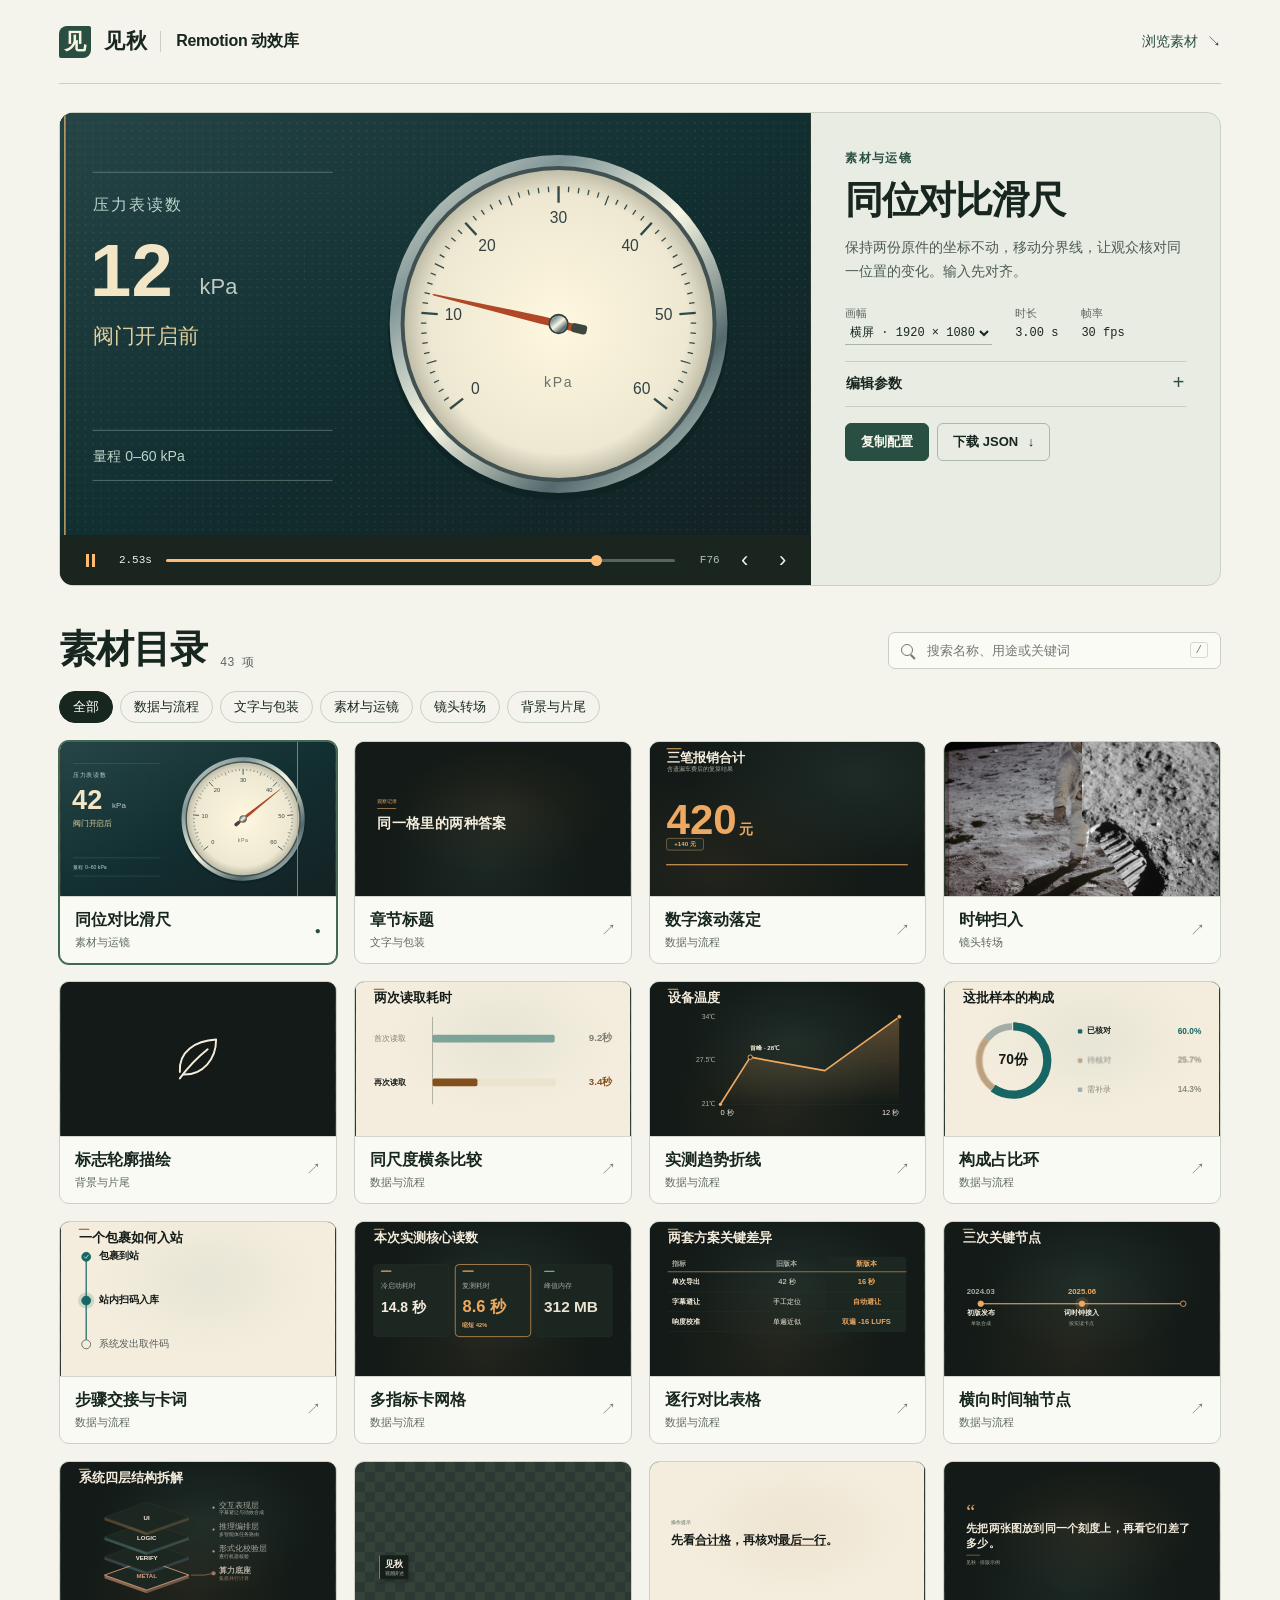
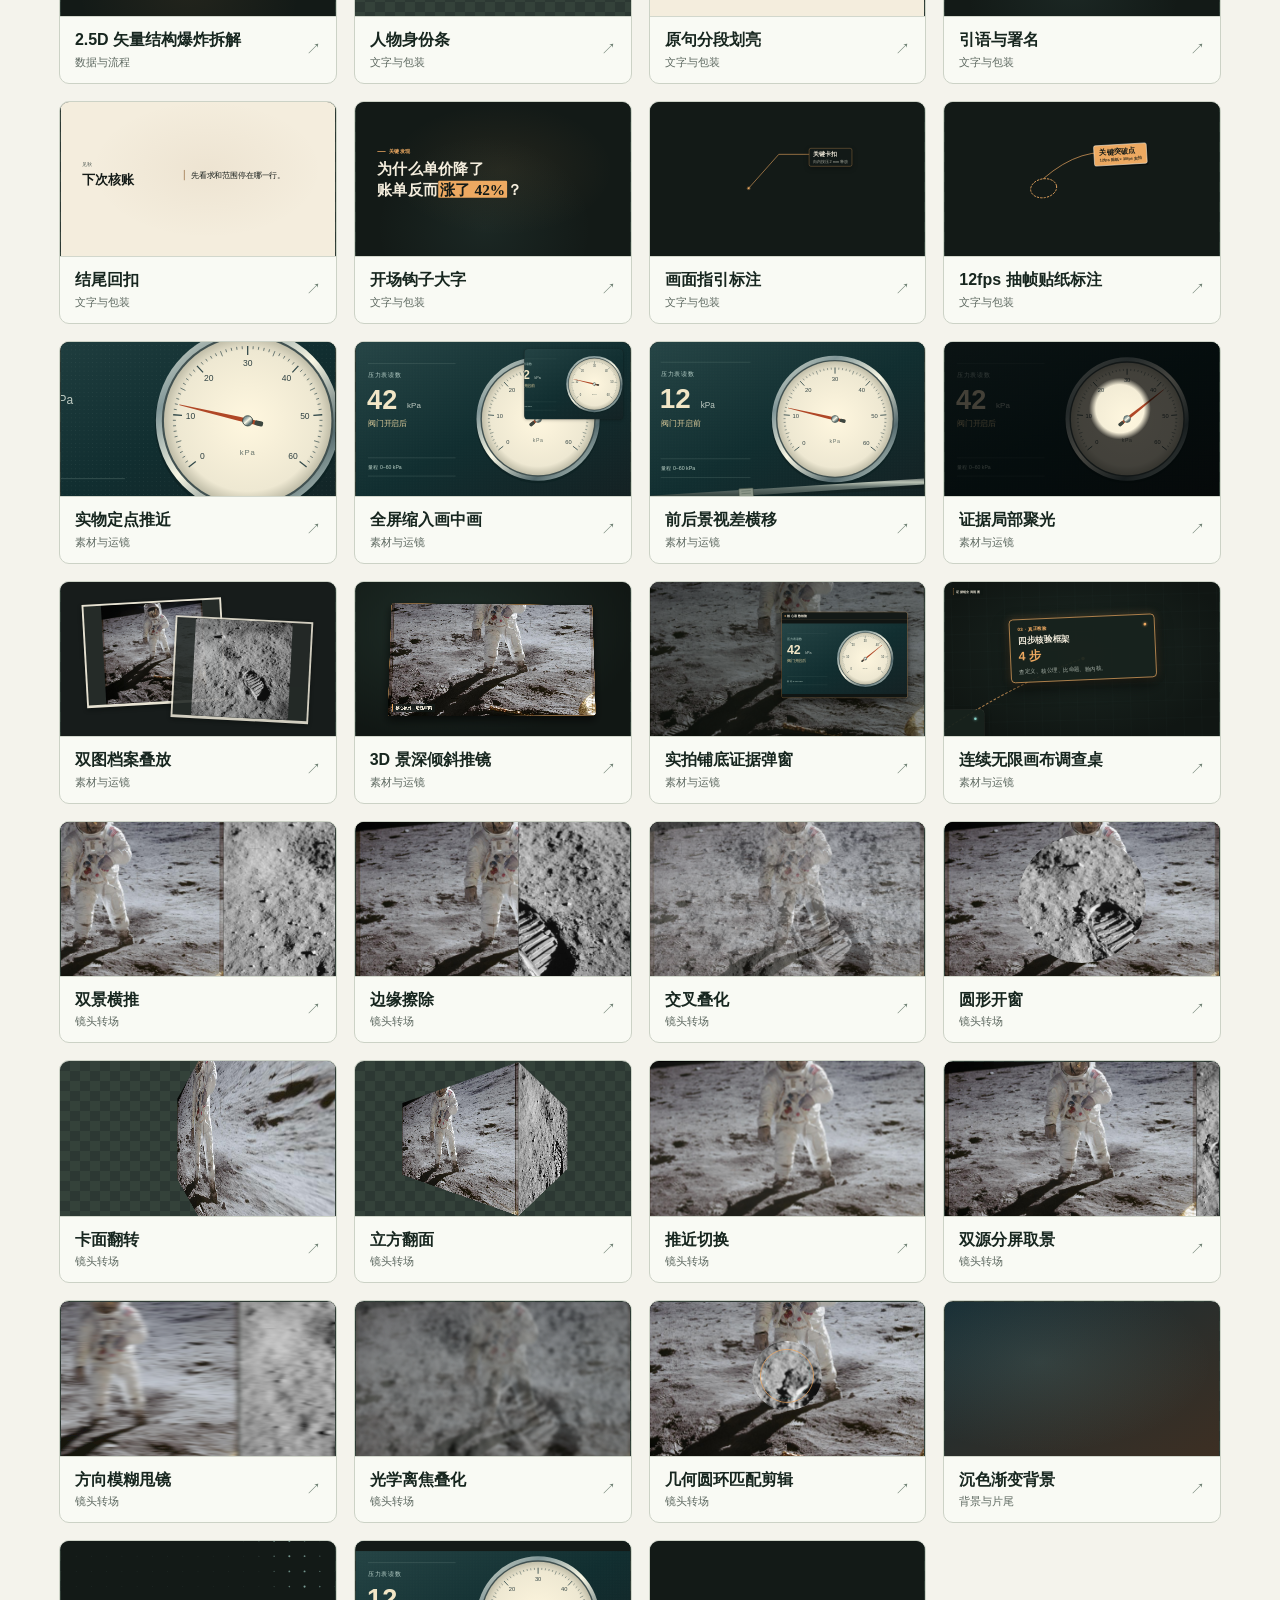
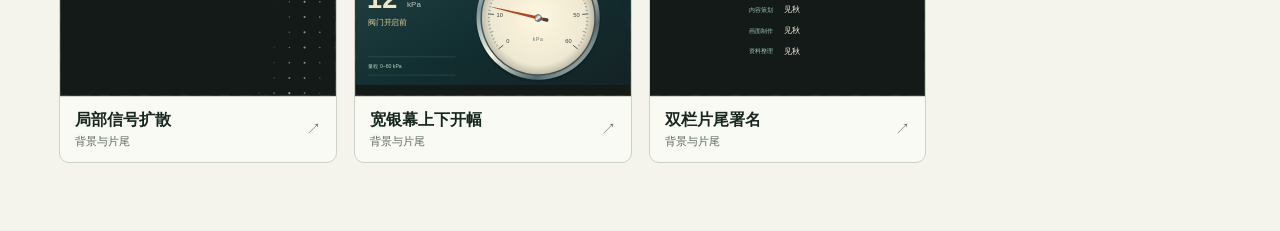
<file: assets/remotion-library/index.html>
<!doctype html>
<html lang="zh-CN">
  <head>
    <meta charset="utf-8">
    <meta name="viewport" content="width=device-width, initial-scale=1">
    <meta name="color-scheme" content="light">
    <title>见秋 · Remotion 动效库</title>
    <link rel="stylesheet" href="gallery.css">
    <link rel="license" href="gallery.licenses.txt">
    <script defer src="gallery.min.js"></script>
  </head>
  <body>
    <div id="root"></div>
    <noscript>请启用 JavaScript 以预览和编辑本地动效。</noscript>
  </body>
</html>
</file>
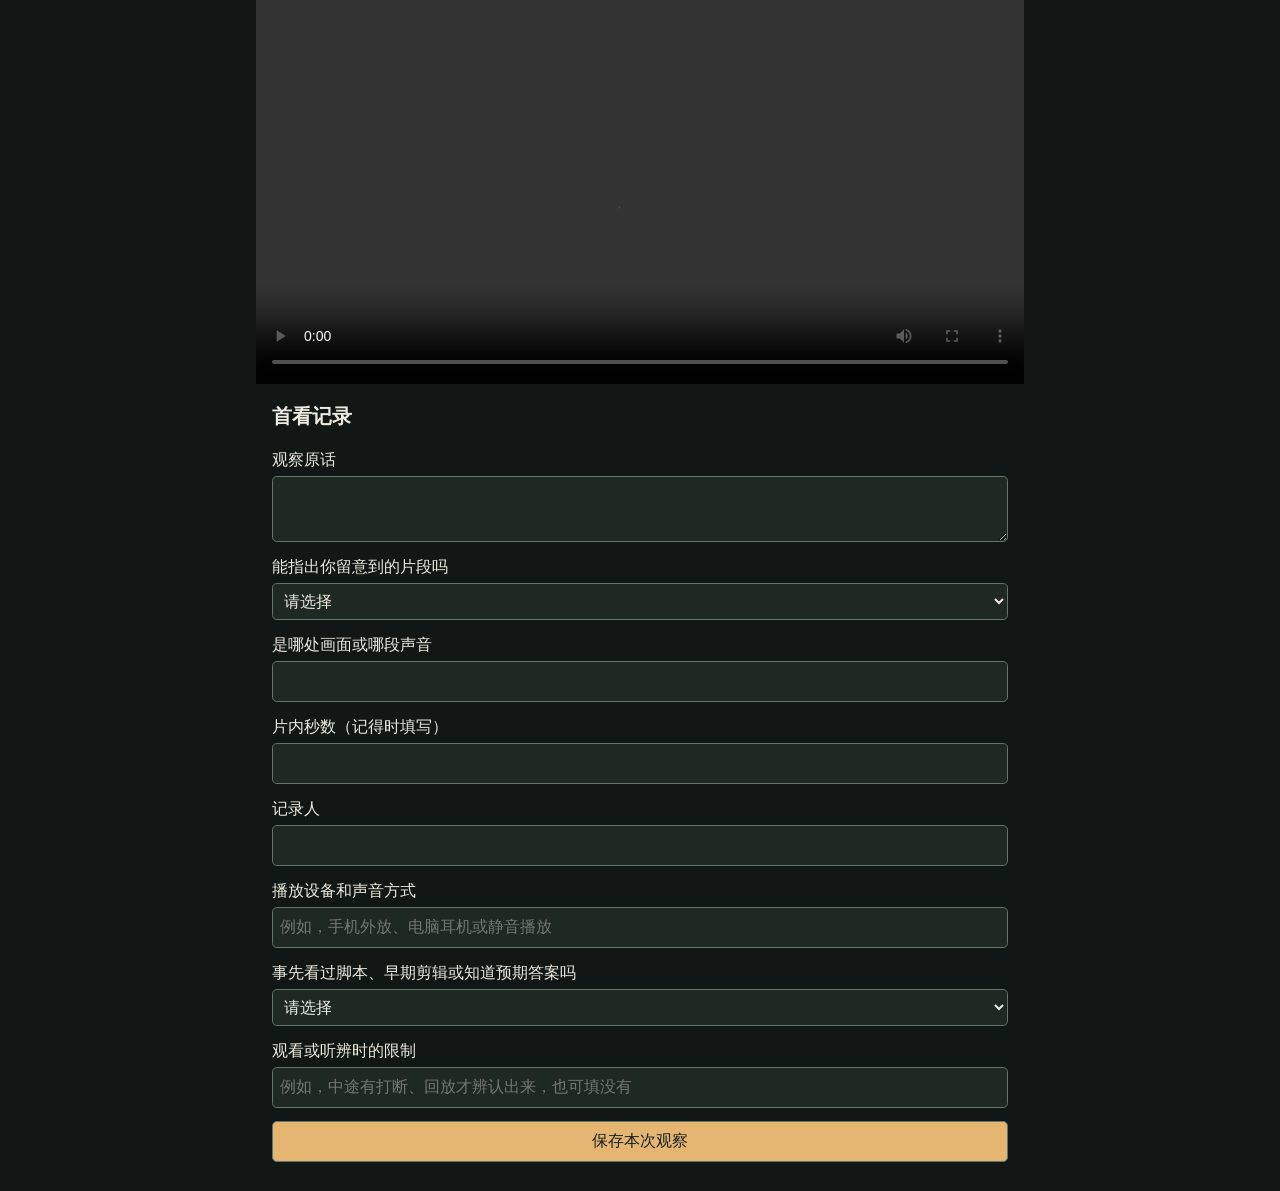
<file: scripts/first-view-device.html>
<!doctype html>
<html lang="zh-CN">
<meta charset="utf-8">
<meta name="viewport" content="width=device-width,initial-scale=1">
<title>首看记录</title>
<style>
  :root { color-scheme: dark; font: 16px/1.55 "PingFang SC", system-ui, sans-serif; background: #101714; color: #eeeae0; }
  body { margin: 0 auto; max-width: 48rem; }
  video { display: block; width: 100%; max-height: 75svh; background: #000; }
  section { margin: 1rem; } h1 { font-size: 1.25rem; }
  form { display: grid; gap: .8rem; }
  label { display: grid; gap: .2rem; }
  textarea, input, select, button { font: inherit; color: inherit; background: #1e2924; border: 1px solid #64756a; border-radius: .3rem; padding: .45rem; min-width: 0; }
  button { background: #e5b572; color: #17201b; cursor: pointer; }
  #save { margin-top: 1rem; } #save textarea { width: 95%; }
</style>
<video id="film" playsinline controls preload="metadata" src="data:video/mp4;base64,<!--FILM-->"></video>
<section>
  <h1>首看记录</h1><p><!--QUESTION--></p>
  <form id="response">
    <label>观察原话<textarea id="observation" required rows="2"></textarea></label>
    <!--STORY-FIELDS-->
    <label>能指出你留意到的片段吗<select id="status" required><option value="">请选择</option><option value="located">能指出</option><option value="uncertain">拿不准</option><option value="missed">没有留意到</option></select></label>
    <label>是哪处画面或哪段声音<input id="location"></label>
    <label>片内秒数（记得时填写）<input id="at" type="number" min="0" step="any"></label>
    <label>记录人<input id="reviewer" required></label>
    <label>播放设备和声音方式<input id="setup" required placeholder="例如，手机外放、电脑耳机或静音播放"></label>
    <label>事先看过脚本、早期剪辑或知道预期答案吗<select id="prior" required><option value="">请选择</option><option value="no">没有</option><option value="yes">是</option></select></label>
    <label>观看或听辨时的限制<input id="limits" required placeholder="例如，中途有打断、回放才辨认出来，也可填没有"></label>
    <button>保存本次观察</button><output id="hint" aria-live="polite"></output>
  </form>
  <div id="save" hidden><p><a id="download" download="first-view.json">下载观察记录</a>，也可以复制下方全文。</p><textarea id="json" rows="4" readonly></textarea></div>
</section>
<script>
  const byId = id => document.getElementById(id);
  const film = byId('film');
  byId('status').addEventListener('change', () => { byId('location').required = byId('status').value === 'located'; });
  byId('at').addEventListener('input', () => byId('at').setCustomValidity(''));
  let lastURL;
  byId('response').addEventListener('submit', event => {
    event.preventDefault();
    const at = byId('at').valueAsNumber;
    if (Number.isFinite(at) && !(at >= 0 && at < film.duration)) {
      byId('at').setCustomValidity('请填写片内秒数');
      byId('at').reportValidity();
      return;
    }
    const ranges = Array.from({length:film.played.length}, (_, i) => [film.played.start(i), film.played.end(i)]);
    if (!ranges.some(([start,end]) => end > start)) {
      byId('hint').textContent = '请先播放视频，再保存观看记录。';
      return;
    }
    byId('hint').textContent = '';
    const record = {files:{film:'<!--DIGEST-->'}, task_sha256:'<!--TASK-->', reviewer:byId('reviewer').value.trim(),
      method:'离线首看页，观看者填写的设备与声音方式：' + byId('setup').value.trim(),
      unbriefed:byId('prior').value === 'no', status:byId('status').value,
      observation:byId('observation').value.trim(), location:byId('location').value.trim(),
      limits:byId('limits').value.trim(), played_seconds:ranges};
    if (byId('playback')) {
      for (const key of ['main_point', 'viewer_value', 'attention', 'playback']) record[key] = byId(key).value.trim();
    }
    if (Number.isFinite(at)) record.at_seconds = at;
    const content = JSON.stringify(record, null, 2);
    if (lastURL) URL.revokeObjectURL(lastURL);
    lastURL = URL.createObjectURL(new Blob([content], {type:'application/json'}));
    byId('download').href = lastURL;
    byId('json').value = content;
    byId('save').hidden = false;
    byId('download').click();
  });
</script>
</html>
</file>
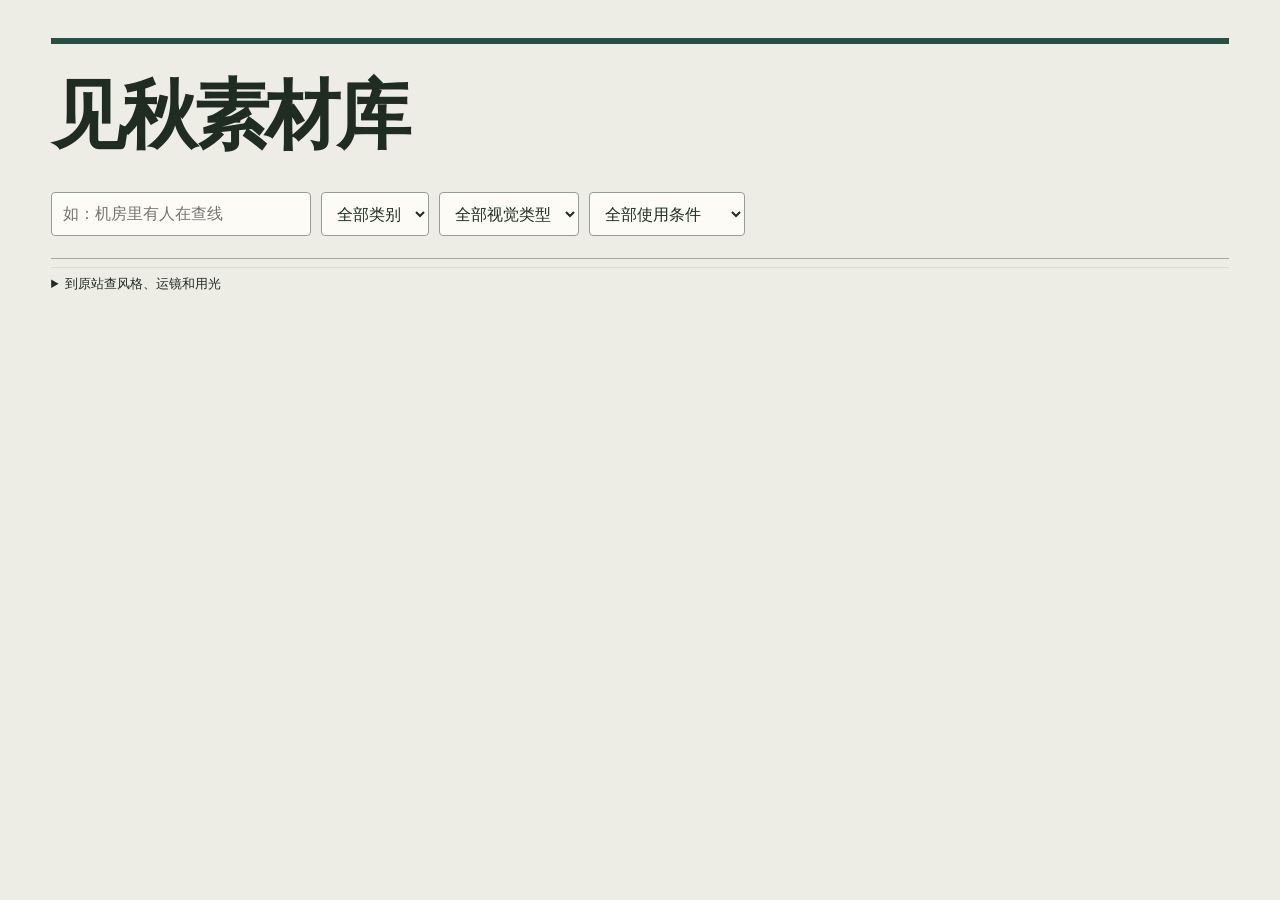
<file: scripts/library-index.html>
<!doctype html><html lang="zh-CN"><meta charset="utf-8"><meta name="viewport" content="width=device-width,initial-scale=1"><title>见秋素材库</title><style>
*{box-sizing:border-box}body{margin:0;background:#eeede5;color:#202c22;font:16px/1.6 system-ui,sans-serif}main{max-width:1330px;margin:auto;padding:38px 4vw 70px}h1,h2,h3{margin:0;font-family:Georgia,"Songti SC",serif}h1{font-size:clamp(2.4rem,6vw,4.7rem);letter-spacing:-.05em}header{border-top:6px solid #275044;padding-top:12px}nav{display:flex;flex-wrap:wrap;gap:10px;padding:16px 0 22px;border-bottom:1px solid #a1ab98}input[type=search],select{font:inherit;color:inherit;background:#fcfbf6;border:1px solid #929f92;border-radius:4px;padding:8px 11px}input[type=search]{min-width:min(100%,260px)}section{padding-top:26px}h2{font-size:1.35em}h2 small,small{font:13px/1.5 system-ui;color:#4f6056}h2 small{margin-left:8px}.grid{display:grid;grid-template-columns:repeat(auto-fill,minmax(min(260px,100%),1fr));gap:22px;margin:12px 0}.grid article{border-top:2px solid #355947;background:#faf9f4;padding:12px}img,video{object-fit:contain;width:100%;height:145px;background:#16211c}audio{width:100%;height:50px;margin:36px 0}h3{font-size:1.15em;margin-top:7px}p{font-size:14px;margin:.5em 0}details{border-top:1px solid #d9dcd2;margin-top:8px;padding-top:6px;font-size:13px}summary{cursor:pointer}a{color:#285a4a}code{overflow-wrap:anywhere}.empty{color:#667565}body [hidden]{display:none}
button,textarea{font:inherit}button{background:#275044;color:#fff;border:0;border-radius:4px;padding:6px 12px;cursor:pointer}
.sample-controls{display:flex;justify-content:space-between;align-items:center;flex-wrap:wrap;gap:6px;font-size:13px}
.sample-controls select{max-width:100%;padding:3px 7px}.loop-toggle{accent-color:#275044}
.prompt textarea{display:block;width:100%;min-height:6em;resize:vertical;padding:8px;margin:.65em 0;border:1px solid #929f92;background:#fcfbf6;color:inherit}
.copy-status,.visual-terms{color:#365548;font-size:13px}
.grid article,.mix-part{min-width:0;overflow-wrap:anywhere}
article:target{outline:2px solid #275044;outline-offset:3px;scroll-margin-top:20px}.reviews ul{padding-left:18px}
.mix-select{display:block;font-size:14px;margin-top:8px}.mix-choice{accent-color:#275044}
#mix{border:1px solid #929f92;padding:16px;margin:14px 0;background:#faf9f4}#mix h2{margin:0}
#mix-cards{display:grid;grid-template-columns:repeat(auto-fit,minmax(min(100%,240px),1fr));gap:12px}
.mix-part{min-width:0}.mix-part label{display:grid;font-size:14px;gap:3px;margin-top:6px}
.mix-part input{font:inherit;padding:5px 8px;min-width:0}.mix-part button{font-size:13px;padding:3px 9px;margin-left:6px}
@media (max-width:600px){nav select{max-width:100%}.sample-view video{height:auto;min-height:110px}}
</style>
<main><header><h1>见秋素材库</h1></header>
<nav aria-label="素材筛选">
  <input id="q" type="search" aria-label="搜索用途或动作" placeholder="如：机房里有人在查线">
  <select id="category" aria-label="素材类别"><option value="">全部类别</option><!-- OPTIONS --></select>
  <select id="visual" aria-label="视觉卡类型"><option value="">全部视觉类型</option><!-- VISUAL OPTIONS --></select>
  <select id="scope" aria-label="使用条件"><option value="">全部使用条件</option><option value="production">可用于制作</option><option value="editorial">限相关报道使用</option><option value="reference">仅供研习</option></select>
</nav>
<details id="online-atlases"><summary>到原站查风格、运镜和用光</summary>
<p><a href="https://atlas.letz.ai/" target="_blank" rel="noopener noreferrer">LetzAI · 视觉效果图鉴</a>　看图辨认材质、光学和印相效果，查原理与图片署名。</p>
<p><a href="https://showheyohtaki.github.io/motion-prompt/" target="_blank" rel="noopener noreferrer">大滝昇平 · Motion Prompt</a>　看运动示范，查镜头、灯光及物理动效的专业说法。</p>
<p><a href="https://lemomo-ai.github.io/lemo-opuscar/zh/" target="_blank" rel="noopener noreferrer">Lemomo · Lemo Opuscar</a>　用钢笔淡彩、皮影或浮世绘的成片与风格说明，比对线条、材质和画面运动。</p>
</details>
<aside id="mix" hidden aria-label="混搭草案"><h2>混搭草案</h2>
<p id="mix-count" role="status"></p><div id="mix-cards"></div>
<div id="mix-prompt" class="prompt" hidden><label>组合提示词<textarea readonly></textarea></label>
<button class="copy" type="button">复制组合提示词</button> <span class="copy-status" role="status"></span></div></aside>
<template id="mix-part"><div class="mix-part">
<p><a class="card-link"></a><button type="button">移除</button></p>
<div class="mix-preview"></div><label>从这张卡取用<input type="text"></label>
</div></template>
<p id="result" role="status"></p><section id="search-results" hidden><div class="grid"></div></section><!-- CONTENT -->
</main>
<script type="application/json" id="search-rules"><!-- SEARCH RULES --></script>
<script><!-- SEARCH ENGINE --></script>
<script>
const query = document.querySelector('#q');
const category = document.querySelector('#category');
const scope = document.querySelector('#scope');
const visual = document.querySelector('#visual');
const result = document.querySelector('#result');
const mix = document.querySelector('#mix');
const mixCards = document.querySelector('#mix-cards');
const mixPrompt = document.querySelector('#mix-prompt');
const selectedCards = new Map();
const typeLabel = {motion: '动效', style: '风格', light: '用光'};
const scopeLabel = {production: '可用于制作', editorial: '限相关报道使用', reference: '仅供研习'};

const searchEngine = createLibrarySearch(JSON.parse(document.querySelector('#search-rules').textContent));
const groups = [...document.querySelectorAll('section[data-category]')];
const searchResults = document.querySelector('#search-results');
const searchGrid = searchResults.querySelector('.grid');
const cards = groups.flatMap(group => [...group.querySelectorAll('article')]);
const homes = new Map(cards.map(card => [card, card.parentElement]));
const records = new Map(cards.map(card => [card.id, {
  id: card.id, title: card.dataset.title, keywords: card.dataset.keywords,
  use: card.dataset.use, text: card.dataset.terms + ' ' +
    [...card.querySelectorAll('.reviews')].map(panel => panel.textContent).join(' ')
}]));

function filter() {
  const words = query.value.trim().split(/\s+/).filter(Boolean);
  const eligible = cards.filter(card =>
    (!category.value || category.value === homes.get(card).parentElement.dataset.category) &&
    (!scope.value || scope.value === card.dataset.scope) &&
    (!visual.value || visual.value === card.dataset.visual));
  const ranked = searchEngine.rank(eligible.map(card => records.get(card.id)), words);
  const visible = new Set(ranked.ids);
  for (const card of cards) {
    const show = visible.has(card.id);
    if (!show && !card.hidden) {
      for (const media of card.querySelectorAll('video,audio')) media.pause();
    }
    card.hidden = !show;
    if (!words.length) homes.get(card).append(card);
  }
  if (words.length) {
    for (const id of ranked.ids) searchGrid.append(document.getElementById(id));
  }
  searchResults.hidden = !words.length || !ranked.ids.length;
  for (const group of groups) {
    const categoryMatches = !category.value || category.value === group.dataset.category;
    const hasResults = [...group.querySelectorAll('article')].some(card => !card.hidden);
    group.hidden = !!words.length || !categoryMatches ||
      (!hasResults && !!(scope.value || visual.value));
  }
  result.textContent = ranked.ids.length ?
    (ranked.mode === 'related' ? '按主体和动作找到 ' : '当前 ') + ranked.ids.length + ' 条' :
    '没有符合条件的素材';
}

async function copyPrompt(button) {
  const prompt = button.closest('.prompt').querySelector('textarea');
  const status = button.parentElement.querySelector('.copy-status');
  try {
    await navigator.clipboard.writeText(prompt.value);
  } catch {
    prompt.focus();
    prompt.select();
    prompt.setSelectionRange(0, prompt.value.length);
    let copied = false;
    try { copied = document.execCommand('copy'); } catch {}
    if (!copied) {
      status.textContent = '已选中提示词，请用系统复制。';
      return;
    }
  }
  status.textContent = '已复制提示词';
}

function updateMix() {
  const count = selectedCards.size;
  mix.hidden = !count;
  mixPrompt.hidden = count !== 2;
  document.querySelector('#mix-count').textContent = count === 1 ? '再选择一张视觉卡。' : '可分别调整两张卡的用途。';
  for (const choice of document.querySelectorAll('.mix-choice')) {
    choice.disabled = count === 2 && !choice.checked;
    choice.closest('article').querySelector('.mix-jump').hidden = !choice.checked;
  }
  if (count !== 2) return;
  const lines = ['组合草案。用同一主体和画幅重做这两个设计维度。'];
  for (const [card, part] of selectedCards) {
    const role = part.querySelector('input').value.trim() || typeLabel[card.dataset.visual];
    const title = card.querySelector('h3').textContent;
    lines.push(title + '（' + scopeLabel[card.dataset.scope] + '）取用「' + role + '」。',
               card.querySelector('.prompt textarea').value);
  }
  lines.push('只沿用指定的设计维度。用自有或获准的内容试作，参考卡的原片限于研习。');
  mixPrompt.querySelector('textarea').value = lines.join('\n\n');
  mixPrompt.querySelector('.copy-status').textContent = '';
}

function selectForMix(choice) {
  const card = choice.closest('article');
  if (!choice.checked) {
    const part = selectedCards.get(card);
    if (part) part.remove();
    selectedCards.delete(card);
    updateMix();
    return;
  }
  if (selectedCards.size >= 2) {
    choice.checked = false;
    return;
  }
  const part = document.querySelector('#mix-part').content.firstElementChild.cloneNode(true);
  const link = part.querySelector('.card-link');
  link.href = '#' + card.id;
  link.textContent = card.querySelector('h3').textContent + '（' + scopeLabel[card.dataset.scope] + '）';
  const source = card.querySelector('.sample-view:not([hidden])').firstElementChild;
  part.querySelector('.mix-preview').append(source.cloneNode(true));
  const roles = {motion: '运动轨迹与时序', light: '光向与明暗', style: selectedCards.size ? '配色与材质' : '构图与层级'};
  part.querySelector('input').value = roles[card.dataset.visual];
  part.querySelector('input').addEventListener('input', updateMix);
  part.querySelector('button').addEventListener('click', () => {
    choice.checked = false;
    selectForMix(choice);
  });
  selectedCards.set(card, part);
  mixCards.append(part);
  updateMix();
}

document.addEventListener('click', event => {
  const button = event.target.closest('button.copy');
  if (button) copyPrompt(button);
  const link = event.target.closest('a[href^="#"]');
  if (link && link.hash === location.hash) showLinkedCard();
});
document.addEventListener('change', event => {
  const control = event.target;
  if (control.matches('.mix-choice')) {
    selectForMix(control);
    return;
  }
  if (!control.matches('.sample-select,.loop-toggle')) return;
  const card = control.closest('article');
  if (control.matches('.loop-toggle')) {
    for (const video of card.querySelectorAll('video')) video.loop = control.checked;
    return;
  }
  const views = [...card.querySelectorAll('.sample-view')];
  const oldVideo = card.querySelector('.sample-view:not([hidden]) video');
  const wasPlaying = oldVideo && !oldVideo.paused;
  if (oldVideo) oldVideo.pause();
  for (const [index, view] of views.entries()) view.hidden = index !== control.selectedIndex;
  const nextVideo = views[control.selectedIndex].querySelector('video');
  if (wasPlaying && nextVideo) nextVideo.play().catch(() => {});
  const part = selectedCards.get(card);
  if (part) part.querySelector('.mix-preview').replaceChildren(views[control.selectedIndex].firstElementChild.cloneNode(true));
});
query.addEventListener('input', filter);
for (const select of [category, scope, visual]) select.addEventListener('change', filter);

function showLinkedCard() {
  const card = document.getElementById(location.hash.slice(1));
  if (!card || !card.matches('article')) return;
  if (card.hidden || card.closest('section').hidden) {
    for (const input of [query, category, scope, visual]) input.value = '';
    filter();
  }
  card.scrollIntoView({block: 'start'});
}
window.addEventListener('hashchange', showLinkedCard);
filter();
showLinkedCard();
</script></html>
</file>
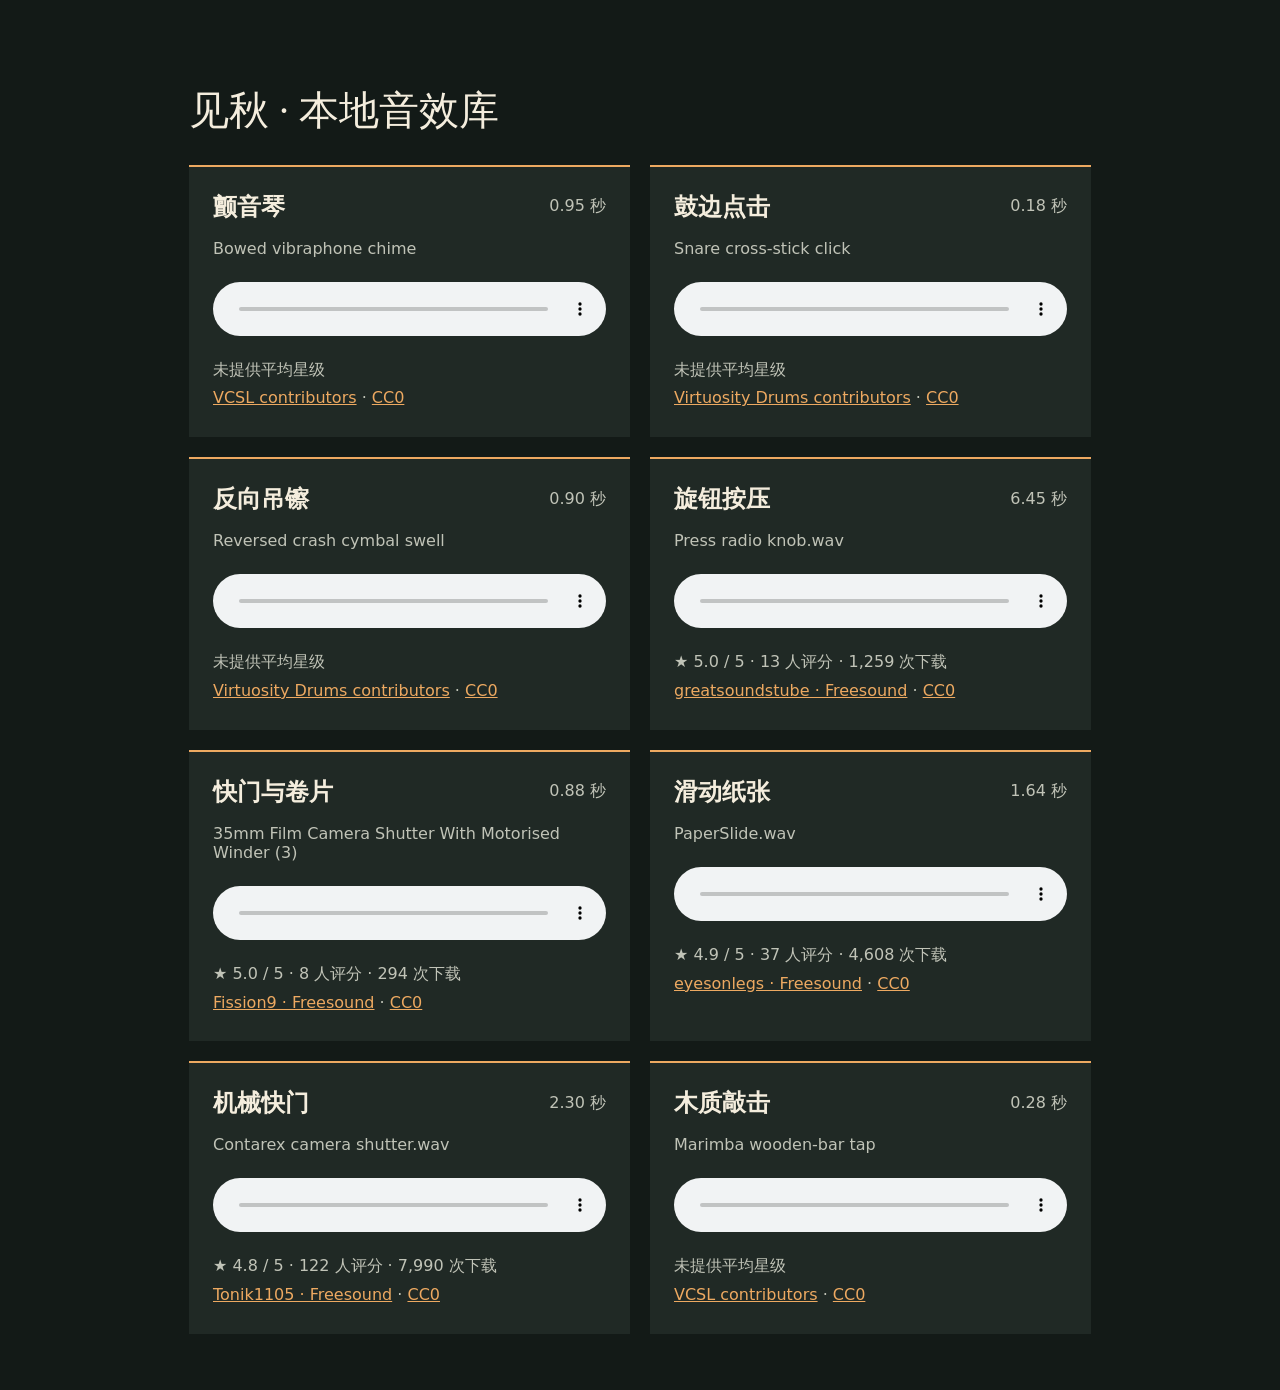
<file: assets/sfx/catalog.html>
<!doctype html><html lang="zh"><meta charset="utf-8"><meta name="viewport" content="width=device-width"><title>见秋 · 本地音效库</title><style>
    *{box-sizing:border-box}body{margin:0;background:#131a17;color:#f4eddd;font:16px system-ui}main{max-width:950px;margin:auto;padding:56px 24px}h1{font:2.5rem 'Songti SC',serif}section{display:grid;grid-template-columns:repeat(auto-fit,minmax(min(100%,330px),1fr));gap:20px}article{background:#202925;padding:24px;border-top:2px solid #eda961}header{display:flex;align-items:center;justify-content:space-between}h2{margin:0}span,footer,p{color:#c0c3b7}audio{width:100%;margin:8px 0 16px}a{color:#eda961}footer{line-height:1.8}</style><main><h1>见秋 · 本地音效库</h1><section><article><header><h2>颤音琴</h2><span>0.95 秒</span></header>
        <p>Bowed vibraphone chime</p><audio controls preload="none" src="bell-chime-cc0/take.wav"></audio>
        <footer>未提供平均星级<br><a href="https://github.com/sgossner/VCSL/blob/c1ea7bcc3c7309650ab0da9d15c9cd1fbc4a4c7e/Idiophones/Struck%20Idiophones/Vibraphone/Bowed/Vibes_bowed_A4_rr1_Main.wav">VCSL contributors</a> · <a href="https://github.com/sgossner/VCSL/blob/c1ea7bcc3c7309650ab0da9d15c9cd1fbc4a4c7e/LICENSE">CC0</a></footer></article><article><header><h2>鼓边点击</h2><span>0.18 秒</span></header>
        <p>Snare cross-stick click</p><audio controls preload="none" src="click-rim-cc0/take.wav"></audio>
        <footer>未提供平均星级<br><a href="https://github.com/sfzinstruments/virtuosity_drums/blob/9f04cf9a734527edfbb0a4eee1f674e45bbf71bc/Samples/mid/snare/mid_snare_crossstick_vl3.flac">Virtuosity Drums contributors</a> · <a href="https://github.com/sfzinstruments/virtuosity_drums/blob/9f04cf9a734527edfbb0a4eee1f674e45bbf71bc/LICENSE">CC0</a></footer></article><article><header><h2>反向吊镲</h2><span>0.90 秒</span></header>
        <p>Reversed crash cymbal swell</p><audio controls preload="none" src="cymbal-swell-cc0/take.wav"></audio>
        <footer>未提供平均星级<br><a href="https://github.com/sfzinstruments/virtuosity_drums/blob/9f04cf9a734527edfbb0a4eee1f674e45bbf71bc/Samples/mid/crash/mid_crash_crash_vl2_rr1.flac">Virtuosity Drums contributors</a> · <a href="https://github.com/sfzinstruments/virtuosity_drums/blob/9f04cf9a734527edfbb0a4eee1f674e45bbf71bc/LICENSE">CC0</a></footer></article><article><header><h2>旋钮按压</h2><span>6.45 秒</span></header>
        <p>Press radio knob.wav</p><audio controls preload="none" src="dial-629301/take.wav"></audio>
        <footer>★ 5.0 / 5 · 13 人评分 · 1,259 次下载<br><a href="https://freesound.org/people/greatsoundstube/sounds/629301/">greatsoundstube · Freesound</a> · <a href="http://creativecommons.org/publicdomain/zero/1.0/">CC0</a></footer></article><article><header><h2>快门与卷片</h2><span>0.88 秒</span></header>
        <p>35mm Film Camera Shutter With Motorised Winder (3)</p><audio controls preload="none" src="film-wind-693869/take.wav"></audio>
        <footer>★ 5.0 / 5 · 8 人评分 · 294 次下载<br><a href="https://freesound.org/people/Fission9/sounds/693869/">Fission9 · Freesound</a> · <a href="http://creativecommons.org/publicdomain/zero/1.0/">CC0</a></footer></article><article><header><h2>滑动纸张</h2><span>1.64 秒</span></header>
        <p>PaperSlide.wav</p><audio controls preload="none" src="paper-464302/take.wav"></audio>
        <footer>★ 4.9 / 5 · 37 人评分 · 4,608 次下载<br><a href="https://freesound.org/people/eyesonlegs/sounds/464302/">eyesonlegs · Freesound</a> · <a href="http://creativecommons.org/publicdomain/zero/1.0/">CC0</a></footer></article><article><header><h2>机械快门</h2><span>2.30 秒</span></header>
        <p>Contarex camera shutter.wav</p><audio controls preload="none" src="shutter-520684/take.wav"></audio>
        <footer>★ 4.8 / 5 · 122 人评分 · 7,990 次下载<br><a href="https://freesound.org/people/Tonik1105/sounds/520684/">Tonik1105 · Freesound</a> · <a href="http://creativecommons.org/publicdomain/zero/1.0/">CC0</a></footer></article><article><header><h2>木质敲击</h2><span>0.28 秒</span></header>
        <p>Marimba wooden-bar tap</p><audio controls preload="none" src="wood-tap-cc0/take.wav"></audio>
        <footer>未提供平均星级<br><a href="https://github.com/sgossner/VCSL/blob/c1ea7bcc3c7309650ab0da9d15c9cd1fbc4a4c7e/Idiophones/Struck%20Idiophones/Marimba/Marimba_hit_Outrigger_F3_soft_01.wav">VCSL contributors</a> · <a href="https://github.com/sgossner/VCSL/blob/c1ea7bcc3c7309650ab0da9d15c9cd1fbc4a4c7e/LICENSE">CC0</a></footer></article></section></main></html>
</file>
<file: assets/remotion-library/gallery.css>
:root {
  color-scheme: light; --rg-paper:#f4f3ec; --rg-ink:#17261f; --rg-muted:#5e6961; --rg-line:#cacec3;
  --rg-orange:#ffbc75; --rg-moss:#294f42; --rg-serif:"Songti SC","STSong","Iowan Old Style",Georgia,serif;
  --rg-sans:Inter,"Helvetica Neue","PingFang SC","Microsoft YaHei",sans-serif; --rg-mono:"SFMono-Regular",Consolas,monospace;
}
html {scroll-padding-top:18px}
body {margin:0;background:var(--rg-paper);color:var(--rg-ink);font-family:var(--rg-sans)}
.rg-shell {max-width:1480px;margin:auto;padding:0 clamp(18px,4.6vw,78px) 68px}
.rg-shell :where(*):not(.rg-stage *):not(.rg-tile *) {box-sizing:border-box}
.rg-shell button,.rg-shell input,.rg-shell textarea {font:inherit}
.rg-shell button {cursor:pointer;color:inherit}
.rg-shell button:disabled {cursor:default;opacity:.45}
.rg-shell :is(button,a,input,textarea,summary):focus-visible {outline:3px solid #318367;outline-offset:4px}
.rg-header {display:flex;justify-content:space-between;align-items:center;min-height:84px;border-bottom:1px solid var(--rg-line);gap:16px}
.rg-brand,.rg-list-title {display:flex;align-items:center;gap:13px}
.rg-mark {display:grid;place-items:center;flex:none;width:32px;height:32px;border-radius:8px 2px 8px 2px;
  background:var(--rg-moss);color:#faf3df;font:bold 22px/1 var(--rg-serif)}
.rg-brand-word {font:700 21px/1 var(--rg-serif);letter-spacing:.03em}
.rg-brand h1 {border-left:1px solid var(--rg-line);padding-left:15px;margin:0;font-size:16px;font-weight:600;letter-spacing:-.02em}
.rg-nav {display:flex;gap:9px;align-items:center;color:var(--rg-moss);font-size:14px;text-decoration:none}
.rg-nav:hover {text-decoration:underline}
.rg-workbench {display:grid;grid-template-columns:minmax(0,1.65fr) minmax(290px,.90fr);align-items:start;
  background:#e9ece3;border:1px solid #cbd1c5;border-radius:14px;margin:28px 0 42px;overflow:hidden}
.rg-monitor {background:#19221e;align-self:stretch;display:flex;flex-direction:column;justify-content:center;min-width:0}
.rg-stage,.rg-tile {overflow:hidden;isolation:isolate;position:relative;aspect-ratio:16/9;width:100%;
  background-color:#2c3833;background-image:linear-gradient(45deg,#34423a 25%,transparent 25%,transparent 75%,#34423a 75%),
  linear-gradient(45deg,#34423a 25%,transparent 25%,transparent 75%,#34423a 75%);
  background-size:20px 20px;background-position:0 0,10px 10px}
.rg-stage {flex:0 0 auto}
.rg-stage-portrait {width:auto;max-width:100%;height:min(63vh,620px);align-self:center}
.rg-transport {display:flex;align-items:center;min-height:50px;padding:6px 15px;gap:12px;color:#f1f4e8;background:#1b251f}
.rg-transport button {flex:none;border:0;color:inherit;background:transparent;line-height:1}
.rg-play {display:grid;place-items:center;width:32px;height:32px;border-radius:50%}
.rg-transport button:hover {background:#34453a}
.rg-icon-play {width:0;height:0;border:6px solid transparent;border-left:9px solid var(--rg-orange);margin-left:8px}
.rg-icon-pause {width:9px;height:13px;border-left:3px solid var(--rg-orange);border-right:3px solid var(--rg-orange)}
.rg-time,.rg-frame {font:11px/1 var(--rg-mono);font-variant-numeric:tabular-nums}
.rg-frame {width:4.6ch;color:#b3c2b6;text-align:right}
.rg-scrub {appearance:none;flex:1;min-width:20px;height:18px;cursor:pointer;background:transparent}
.rg-scrub::-webkit-slider-runnable-track {height:3px;border-radius:2px;background:linear-gradient(to right,var(--rg-orange) var(--rg-progress),#57665b var(--rg-progress))}
.rg-scrub::-webkit-slider-thumb {appearance:none;width:11px;height:11px;border:0;background:var(--rg-orange);border-radius:50%;margin-top:-4px}
.rg-scrub::-moz-range-track {height:3px;background:#57665b}
.rg-scrub::-moz-range-progress {height:3px;background:var(--rg-orange)}
.rg-scrub::-moz-range-thumb {width:11px;height:11px;border:0;background:var(--rg-orange);border-radius:50%}
.rg-step {width:26px;height:28px;border-radius:5px;font:22px/1 var(--rg-sans)!important}
.rg-inspector {padding:clamp(20px,2.7vw,39px);min-width:0}
.rg-category {font-size:12px;letter-spacing:.12em;color:var(--rg-moss);font-weight:650}
.rg-effect-name {margin:12px 0 13px;font:700 clamp(28px,3vw,48px)/1.12 var(--rg-serif);letter-spacing:-.035em;overflow-wrap:anywhere}
.rg-description {margin:0;color:#4e5c51;font-size:14px;line-height:1.75}
.rg-facts {display:flex;flex-wrap:wrap;gap:13px 23px;margin:22px 0 19px}
.rg-facts div {display:grid;gap:4px}
.rg-facts dt {font-size:11px;color:var(--rg-muted)}
.rg-facts dd {margin:0;font:12px/1.35 var(--rg-mono)}
.rg-facts select {max-width:100%;margin:-3px 0;padding:3px 1px;border:0;border-bottom:1px solid #a9b6a5;
  font:inherit;background:transparent;color:inherit;cursor:pointer}
.rg-details {border-block:1px solid #c6cfc0}
.rg-details summary {cursor:pointer;display:flex;justify-content:space-between;align-items:center;padding:12px 1px;font-size:14px;font-weight:650;list-style:none}
.rg-details summary::-webkit-details-marker {display:none}
.rg-details summary span {font:20px/1 var(--rg-mono);color:var(--rg-moss)}
.rg-parameter-help {display:block;color:#4c584f;font-size:12px;line-height:1.65;margin:0 0 8px;overflow-wrap:anywhere}
.rg-media-fields {display:grid;gap:7px;margin-bottom:12px}
.rg-media-fields label {display:grid;grid-template-columns:minmax(50px,.65fr) minmax(0,1.35fr);gap:8px;align-items:center;color:#405448;font-size:12px}
.rg-media-fields small {color:var(--rg-muted);font-size:11px;line-height:1.6}
.rg-file-picker {position:relative;overflow:hidden;white-space:nowrap;text-overflow:ellipsis;cursor:pointer;
  background:#f3f6ee;border:1px solid #b6c1b2;border-radius:4px;padding:5px 8px;text-align:center}
.rg-file-picker:focus-within {outline:2px solid #318367;outline-offset:1px}
.rg-file-picker input {opacity:0;position:absolute;inset:0;width:100%;height:100%;cursor:pointer}
.rg-json {display:block;width:100%;max-height:35vh;min-height:90px;resize:vertical;border:1px solid #bbc6b8;border-radius:6px;background:#f9faf4;color:#213b2e;
  font:12px/1.55 var(--rg-mono)!important;padding:11px;outline-offset:1px!important}
.rg-error {margin:7px 0;color:#912e24;overflow-wrap:anywhere;font-size:13px;line-height:1.4}
.rg-edit-actions {display:flex;gap:12px;margin:9px 0 13px}
.rg-edit-actions button,.rg-empty button {border:0;background:transparent;color:#315f48;font-size:13px;text-decoration:underline;text-underline-offset:3px;padding:4px 0}
.rg-provenance {margin:8px 0 14px;color:#4c584f;font-size:12px;line-height:1.6}
.rg-provenance p {margin:0 0 3px;overflow-wrap:anywhere}.rg-provenance strong {margin-right:4px}
.rg-provenance a {color:var(--rg-moss);text-underline-offset:3px}
.rg-actions {display:flex;gap:8px;flex-wrap:wrap;margin-top:16px}
.rg-actions button {border-radius:6px;padding:9px 15px;font-size:13px;font-weight:650}
.rg-primary {background:var(--rg-moss);color:#faf8ef!important;border:1px solid var(--rg-moss)}
.rg-primary:not(:disabled):hover {background:#193b30}
.rg-secondary {background:transparent;border:1px solid #aab8a8}
.rg-secondary:not(:disabled):hover {background:#dce4d7}
.rg-secondary span {margin-left:6px}
.rg-status {display:block;margin-top:6px;color:#42604d;font-size:12px;line-height:1.4}
.rg-status:empty {margin:0}
.rg-browse-head {display:flex;align-items:center;justify-content:space-between;gap:15px}
.rg-list-title h2 {font:700 clamp(26px,3vw,38px)/1.15 var(--rg-serif);margin:0;letter-spacing:-.025em}
.rg-count {align-self:flex-end;color:var(--rg-muted);font:12px/1.45 var(--rg-mono)}
.rg-search {display:flex;align-items:center;gap:9px;background:#fbfbf6;border:1px solid var(--rg-line);border-radius:7px;padding:9px 12px;max-width:100%}
.rg-search i {flex:none;border:1.5px solid #6c796f;width:12px;height:12px;border-radius:50%;position:relative;margin-right:3px}
.rg-search i::after {content:"";position:absolute;width:6px;height:1.5px;background:#6c796f;right:-4px;bottom:-2px;transform:rotate(45deg)}
.rg-search:focus-within {outline:2px solid #43856d;outline-offset:1px}
.rg-search input {min-width:0;width:clamp(115px,20vw,300px);border:0;background:transparent;color:var(--rg-ink);font-size:13px;outline:none!important}
.rg-search kbd {border:1px solid #d4d9cd;color:#777f73;border-radius:3px;padding:1px 5px;font:11px var(--rg-mono)}
.rg-filters {display:flex;flex-wrap:wrap;gap:7px;margin:19px 0 18px}
.rg-filters button {border:1px solid #cbd2c7;border-radius:20px;background:transparent;font-size:13px;padding:6px 13px}
.rg-filters button:hover,.rg-filters button[aria-pressed="true"] {background:var(--rg-ink);color:#fff;border-color:var(--rg-ink)}
.rg-grid {display:grid;grid-template-columns:repeat(auto-fill,minmax(min(100%,245px),1fr));gap:17px}
.rg-card {appearance:none;min-width:0;overflow:hidden;padding:0;text-align:left;background:#f9faf4;border:1px solid #ccd2c6;border-radius:10px;transition:border-color .15s,box-shadow .15s}
.rg-card:hover,.rg-card.rg-active {border-color:#406952;box-shadow:0 0 0 1px #406952}
.rg-tile {pointer-events:none;border-bottom:1px solid #d2d7cc}
.rg-card-caption {display:flex;align-items:center;justify-content:space-between;padding:13px 15px;gap:8px}
.rg-card-caption>span:first-child {min-width:0}
.rg-card-caption strong {display:block;font-size:16px;line-height:1.3;overflow-wrap:anywhere}
.rg-card-caption small {display:block;color:var(--rg-muted);margin-top:4px;font-size:11px}
.rg-card-sign {color:#6f8174;font-size:15px}
.rg-card.rg-active .rg-card-sign {font-size:10px;color:var(--rg-moss)}
.rg-empty {text-align:center;padding:34px 16px;border-block:1px solid var(--rg-line)}
.rg-empty h3 {margin:0 0 6px;font-size:18px}
.rg-player-error,.rg-thumb-error {display:grid;place-content:center;justify-items:center;height:100%;width:100%;padding:20px;gap:9px;color:#f2f3e7;background:#2b3730;text-align:center;font-size:15px;overflow-wrap:anywhere}
@media (max-width:900px) {
  .rg-workbench {grid-template-columns:minmax(0,1.25fr) minmax(255px,1fr)}
  .rg-facts {gap:14px}.rg-transport {gap:7px;padding-inline:10px}
}
@media (max-width:720px) {
  .rg-shell {padding-inline:16px}
  .rg-header {min-height:61px}.rg-brand {gap:8px}.rg-brand-word {font-size:18px}.rg-brand h1{font-size:14px;padding-left:10px}
  .rg-workbench {grid-template-columns:1fr;margin:18px 0 29px;border-radius:11px}
  .rg-inspector {padding:20px}.rg-facts {margin:14px 0}
  .rg-effect-name {margin:6px 0 8px}.rg-description{line-height:1.5}
  .rg-browse-head {align-items:flex-start;flex-wrap:wrap}.rg-search {flex:1}.rg-search input{width:100%}
  .rg-grid {grid-template-columns:repeat(2,minmax(0,1fr));gap:10px}
  .rg-card-caption {padding:9px 10px}.rg-card-caption strong {font-size:14px}
  .rg-filters {gap:5px;margin:14px 0}.rg-filters button {padding:5px 10px}
}
@media(max-width:420px){
  .rg-shell{padding-inline:12px}.rg-brand-word {display:none}.rg-nav {font-size:12px}
  .rg-search {flex-basis:100%}.rg-search kbd {display:none}.rg-card-sign {display:none}
}
@media(prefers-reduced-motion: reduce){.rg-card{transition:none}}
</file>
